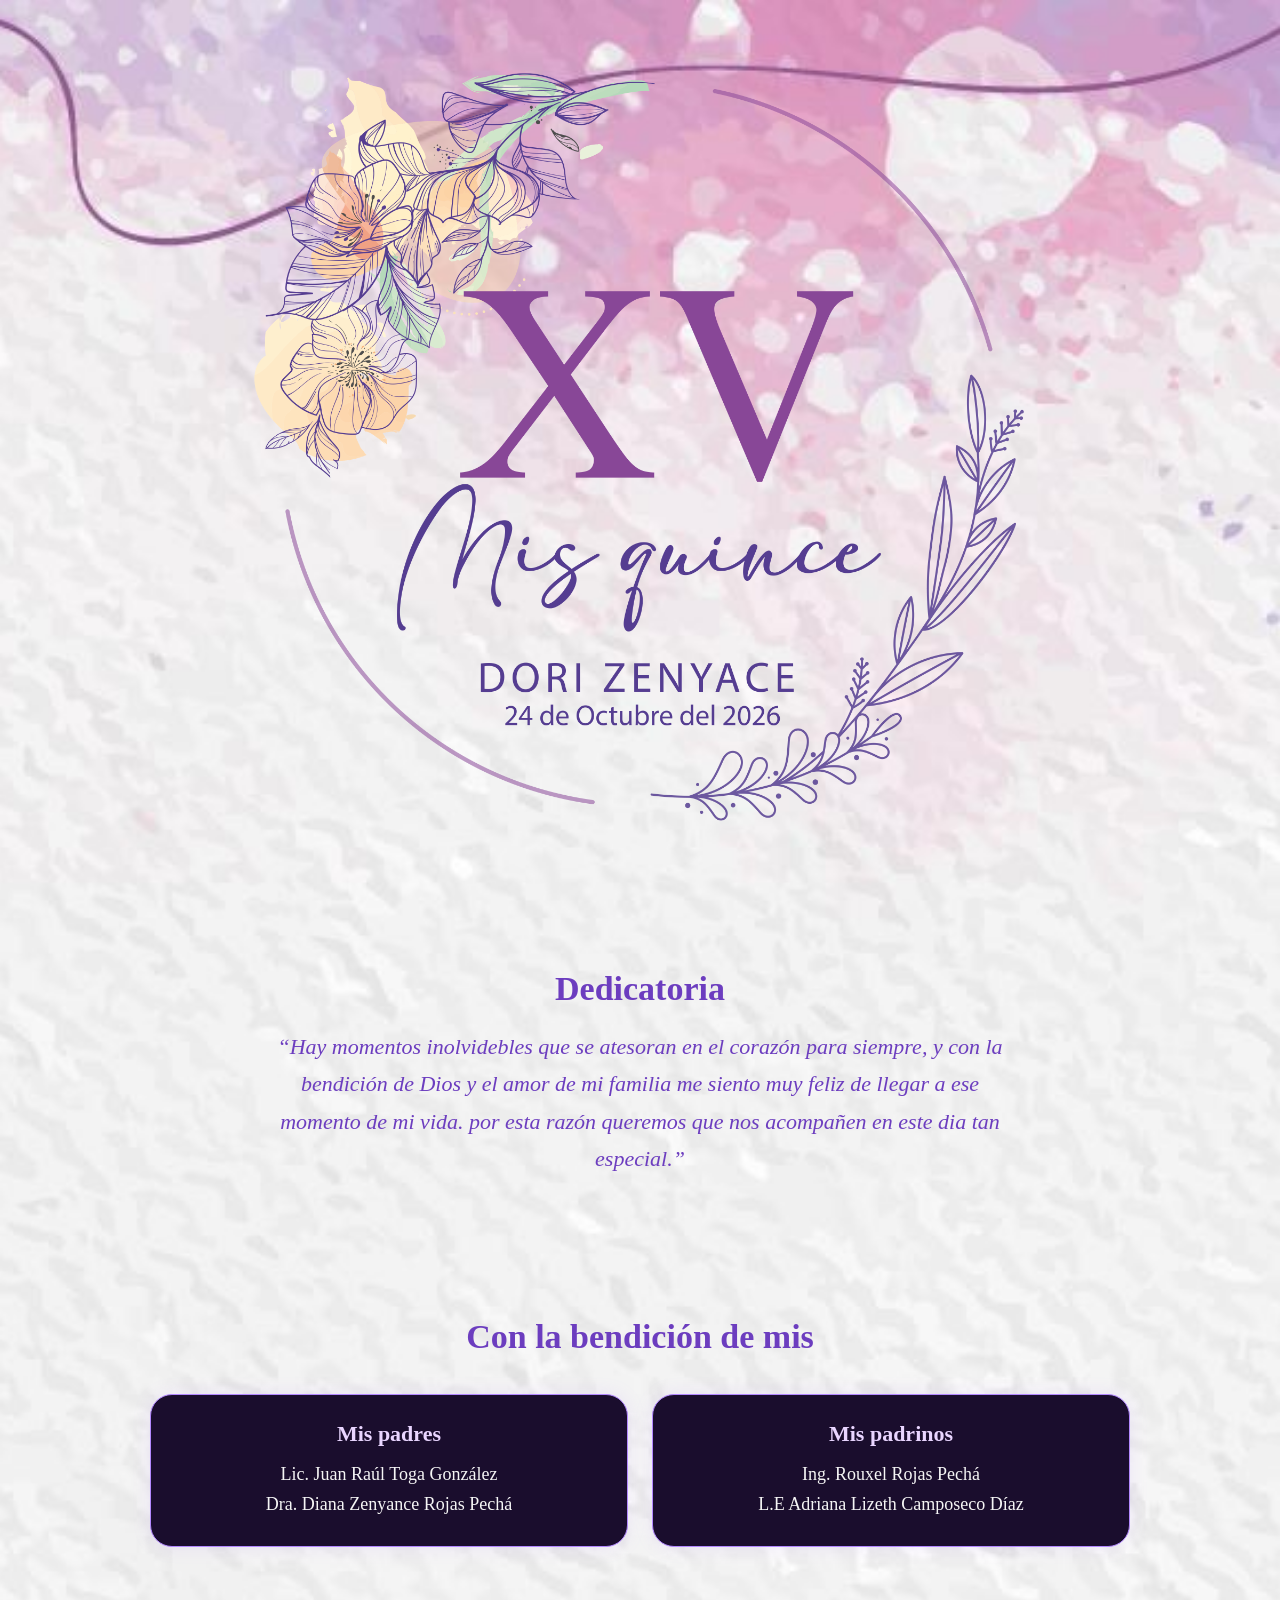
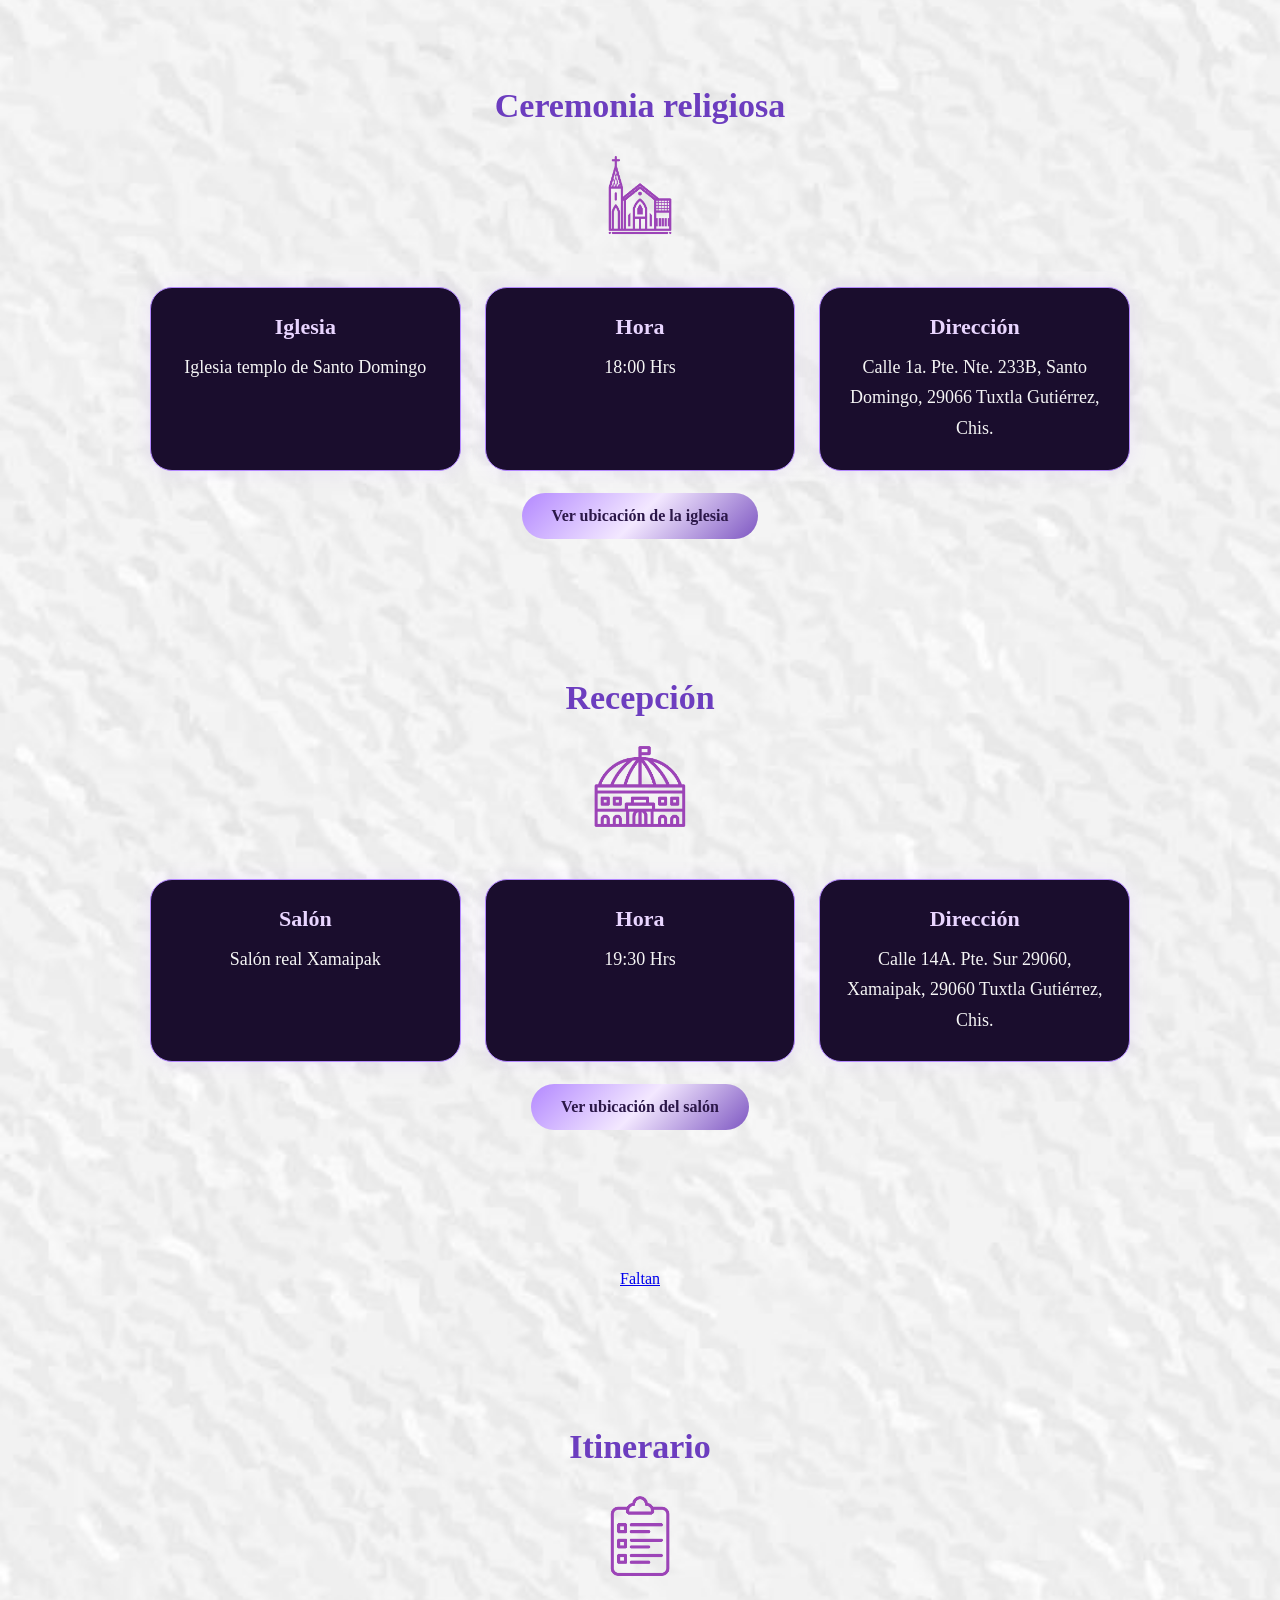
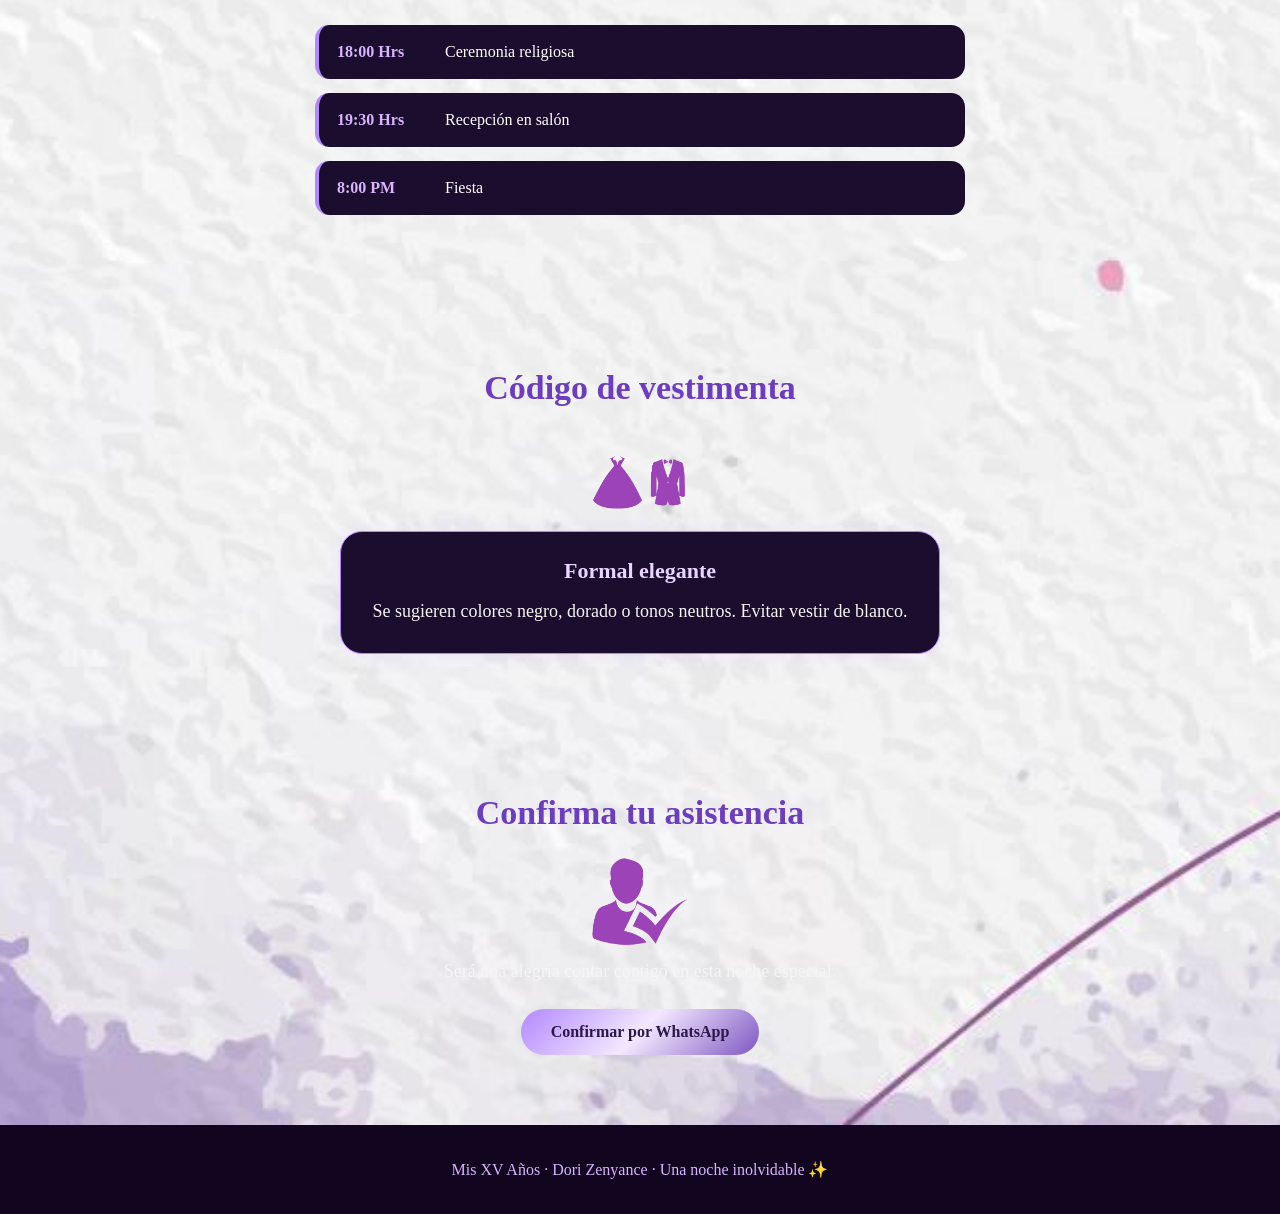
<file: otra invitacion.html>
<!DOCTYPE html>
<html lang="es">
<head>
  <meta charset="UTF-8" />
  <meta name="viewport" content="width=device-width, initial-scale=1.0" />
  <title>Mis XV Años</title>
  <link rel="stylesheet" type="text/css" href="styles.css">
  <style>

    * {
      margin: 0;
      padding: 0;
      box-sizing: border-box;
    }

    body {
      font-family: Georgia, serif;
      color: white;
      overflow-x: hidden;
    }

    .envelope-screen {
      min-height: 100vh;
      display: flex;
      align-items: center;
      justify-content: center;
      text-align: center;
      padding: 30px;
    }



    .seal {
      position: absolute;
      top: 90px;
      left: 50%;
      transform: translateX(-50%);
      width: 70px;
      height: 70px;
      border-radius: 50%;
      background: linear-gradient(135deg, #b388ff, #f3e8ff, #7e57c2);
      color: #2b1748;
      display: flex;
      align-items: center;
      justify-content: center;
      font-weight: bold;
      z-index: 2;
      box-shadow: 0 0 18px rgba(179,136,255,.8);
    }

    .open-text {
      margin-top: 30px;
      color: #6C3DBF;
      letter-spacing: 2px;
    }


    .invitation.show {
      display: block;
    }
    .hero {
      min-height: 100vh;
      background:
        linear-gradient(rgba(43,23,72,.65), rgba(18,5,31,.9)),
      background-size: cover;
      background-position: center;
      display: flex;
      align-items: center;
      justify-content: center;
      padding: 35px;
      text-align: center;
    }

    .card {
      border: 1px solid #b388ff;
      border-radius: 28px;
      padding: 45px 28px;
      max-width: 620px;
      width: 100%;
      background: rgba(24,10,42,.78);
      box-shadow: 0 0 35px rgba(179,136,255,.35);
    }

    .subtitle {
      color: #6C3DBF;
      letter-spacing: 4px;
      text-transform: uppercase;
      font-size: 14px;
      margin-bottom: 16px;
    }

    h1 {
      color: #6C3DBF;
      font-size: 56px;
      margin-bottom: 12px;
    }

    .name {
      font-size: 36px;
      margin-bottom: 18px;
    }

    .date {
      color: #6C3DBF;
      font-size: 20px;
      margin-bottom: 22px;
    }

    section {
      padding: 70px 25px;
      text-align: center;
    }

    h2 {
      color: #6C3DBF;
      font-size: 34px;
      margin-bottom: 20px;
    }

    p {
      max-width: 720px;
      margin: auto;
      line-height: 1.7;
      font-size: 18px;
      color: #f5f5f5;
    }

    .quote {
      font-style: italic;
      color: #6C3DBF;
      font-size: 22px;
      max-width: 760px;
    }

    .grid {
      display: grid;
      grid-template-columns: repeat(auto-fit, minmax(230px, 1fr));
      gap: 24px;
      max-width: 980px;
      margin: 38px auto 0;
    }

    .box {
      background: #1a0d2d;
      border: 1px solid #b388ff;
      border-radius: 22px;
      padding: 26px;
      box-shadow: 0 0 18px rgba(179,136,255,.15);
    }

    .box h3 {
      color: #e9d5ff;
      margin-bottom: 12px;
      font-size: 22px;
    }

    .btn {
      display: inline-block;
      margin-top: 22px;
      padding: 14px 30px;
      background: linear-gradient(135deg, #b388ff, #f3e8ff, #7e57c2);
      color: #2b1748;
      text-decoration: none;
      border-radius: 40px;
      font-weight: bold;
      transition: .3s;
    }

    .btn:hover {
      transform: scale(1.05);
      box-shadow: 0 0 20px rgba(179,136,255,.75);
    }

    .itinerary {
      max-width: 650px;
      margin: 35px auto 0;
      text-align: left;
    }

    .item {
      display: flex;
      gap: 18px;
      padding: 18px;
      margin-bottom: 14px;
      background: #1a0d2d;
      border-left: 4px solid #b388ff;
      border-radius: 14px;
    }

    .time {
      color: #d8b4fe;
      font-weight: bold;
      min-width: 90px;
    }

    footer {
      background: #12051f;
      color: #d8b4fe;
      text-align: center;
      padding: 35px 20px;
    }

    @keyframes fadeIn {
      from {
        opacity: 0;
        transform: translateY(25px);
      }
      to {
        opacity: 1;
        transform: translateY(0);
      }
    }

    @media(max-width: 600px) {
      h1 {
        font-size: 42px;
      }

      .name {
        font-size: 30px;
      }

      .envelope-box {
        width: 280px;
        height: 190px;
      }
    }
  </style>
</head>
   
  <main class="invitation" id="invitation">

    <header class="hero">
      <div style="text-align: center;">
    <a href="">
        <img src="nombre.png" alt="Descripción de la imagen" width="800" style="display: inline-block;">
    </a>
</div>
    </header>

    <section>
      <h2>Dedicatoria</h2>
      <p class="quote">
        “Hay momentos inolvidebles que se atesoran en el corazón para siempre, y con la bendición de Dios y el amor de mi familia me siento muy feliz de llegar a ese momento de mi vida.
        por esta razón queremos que nos acompañen en este dia tan especial.”
      </p>
    </section>

    <section>
      <h2>Con la bendición de mis </h2>
      <div class="grid">
        <div class="box">
          <h3>Mis padres</h3>
          <p>Lic. Juan Raúl Toga González</p>
          <p>Dra. Diana Zenyance Rojas Pechá</p>
        </div>

        <div class="box">
          <h3>Mis padrinos</h3>
          <p>Ing. Rouxel Rojas Pechá</p>
          <p>L.E Adriana Lizeth Camposeco Díaz</p>
        </div>
      </div>
    </section>

    <section>
      <h2>Ceremonia religiosa</h2>
      <div style="text-align: center;">
    <a href="">
        <img src="iglesia.png" alt="" width="100" style="display: inline-block;">
    </a>
</div>
      <div class="grid">
        <div class="box">
          <h3>Iglesia</h3>
          <p>Iglesia templo de Santo Domingo</p>
        </div>

        <div class="box">
          <h3>Hora</h3>
          <p>18:00 Hrs</p>
        </div>

        <div class="box">
          <h3>Dirección</h3>
          <p>Calle 1a. Pte. Nte. 233B, Santo Domingo, 29066 Tuxtla Gutiérrez, Chis.</p>
        </div>
      </div>

      <a class="btn" href="https://maps.app.goo.gl/EAvvusQgfJaiR89K9?g_st=aw" target="_blank">
        Ver ubicación de la iglesia
      </a>
    </section>

    <section>
      <h2>Recepción</h2>
      <div style="text-align: center;">
    <a href="">
        <img src="salon.png" alt="" width="100" style="display: inline-block;">
    </a>
</div>
      <div class="grid">
        <div class="box">
          <h3>Salón</h3>
          <p>Salón real Xamaipak</p>
        </div>

        <div class="box">
          <h3>Hora</h3>
          <p>19:30 Hrs</p>
        </div>

        <div class="box">
          <h3>Dirección</h3>
          <p>Calle 14A. Pte. Sur 29060, Xamaipak, 29060 Tuxtla Gutiérrez, Chis.</p>
        </div>
      </div>

      <a class="btn" href="https://maps.app.goo.gl/Gp3e5TRpC778Jdrz5?g_st=aw" target="_blank">
        Ver ubicación del salón
      </a>
    </section>

    <section>
      <script src="https://cdn.logwork.com/widget/countdown.js"></script>
<a href="https://logwork.com/countdown-bkx8" class="countdown-timer" data-timezone="Europe/London" data-language="es" data-textcolor="#6c3dbf" data-date="2026-10-24 18:00" data-background="#6c3dbf" data-digitscolor="#ffffff" data-unitscolor="#6c3dbf">Faltan</a>
      
    </section>

    <section>
   
      <h2>Itinerario</h2>
      <div style="text-align: center;">
    <a href="">
        <img src="itine.png" alt="" width="100" style="display: inline-block;">
    </a>
</div>

      <div class="itinerary">
        <div class="item">
          <div class="time">18:00 Hrs</div>
          <div>Ceremonia religiosa</div>
        </div>

        <div class="item">
          <div class="time">19:30 Hrs</div>
          <div>Recepción en salón</div>
        </div>

        <div class="item">
          <div class="time">8:00 PM</div>
          <div>Fiesta</div>
        </div>
      </div>
    </section>

    <section>
      <h2>Código de vestimenta</h2>
      <div style="text-align: center;">
    <a href="">
        <img src="codigo.png" alt="" width="100" style="display: inline-block;">
    </a>
</div>
      <div class="box" style="max-width: 600px; margin: auto;">
        <h3>Formal elegante</h3>
        <p>
          Se sugieren colores negro, dorado o tonos neutros.
          Evitar vestir de blanco.
        </p>
      </div>
    </section>

    <section>
      <h2>Confirma tu asistencia</h2>
      <div style="text-align: center;">
    <a href="">
        <img src="asitencia.png" alt="" width="100" style="display: inline-block;">
    </a>
</div>
      <p>Será una alegría contar contigo en esta noche especial.</p>

      <a class="btn" href="https://wa.me/9612558043?text=Hola,%20confirmo%20mi%20asistencia%20a%20los%20XV%20años" target="_blank">
        Confirmar por WhatsApp
      </a>
    </section>

    <footer>
      Mis XV Años · Dori Zenyance · Una noche inolvidable ✨
    </footer>

  </main>

  <script>
    function openInvitation() {
      const envelope = document.getElementById("envelope");
      const envelopeScreen = document.getElementById("envelopeScreen");
      const invitation = document.getElementById("invitation");

      envelope.classList.add("open");

      setTimeout(() => {
        envelopeScreen.style.display = "none";
        invitation.classList.add("show");
        window.scrollTo(0, 0);
      }, 1000);
    }
  </script>

</body>
</html>
</file>
<file: styles.css>
body{
	background-image: url(img/4045579.jpg);
	 background-size: cover;
    background-position: center;
    background-repeat: no-repeat;
	background-attachment: scroll;
    min-height: 100vh;
    margin: 0;

}
img {
  max-width: 100%;
  height: auto;
}
	.nombre-img {
  width: 100%;
  max-width: 800px;
  height: auto;
}
	@media (max-width: 600px) {
  .hero {
    min-height: auto;
    padding: 25px 15px;
  }

  section {
    padding: 45px 16px;
  }

  h1 {
    font-size: 38px;
  }

  h2 {
    font-size: 28px;
  }

  .name {
    font-size: 28px;
  }

  p {
    font-size: 16px;
  }

  .quote {
    font-size: 18px;
  }

  .grid {
    grid-template-columns: 1fr;
    gap: 18px;
  }

  .box {
    padding: 20px;
  }

  .item {
    flex-direction: column;
    gap: 6px;
    text-align: center;
  }

  .time {
    min-width: auto;
  }

  .btn {
    width: 100%;
    max-width: 320px;
    padding: 14px 18px;
  }
}
	.icono {
  width: 100px;
  max-width: 35%;
  height: auto;
}
</file>
